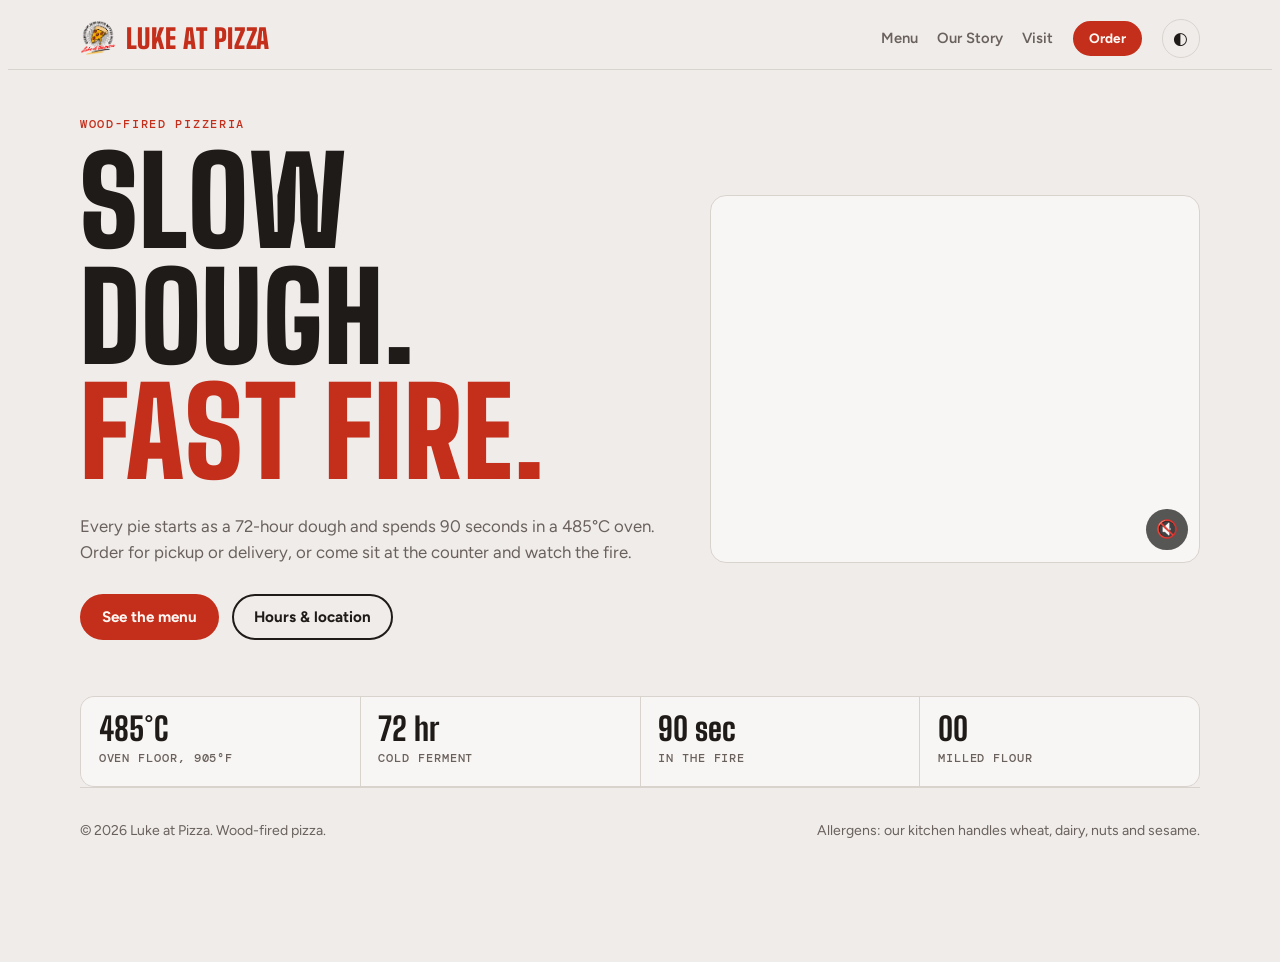
<file: index.html>
<!doctype html>
<html lang="en">
<head>
<meta charset="utf-8">
<meta name="viewport" content="width=device-width,initial-scale=1,viewport-fit=cover">
<title>Luke at Pizza</title>
<link rel="preconnect" href="https://fonts.googleapis.com">
<link rel="preconnect" href="https://fonts.gstatic.com" crossorigin>
<link rel="stylesheet" href="https://fonts.googleapis.com/css2?family=Big+Shoulders+Display:wght@700;800;900&family=Figtree:wght@400;500;600;700&family=DM+Mono:wght@400;500&display=swap">
<link rel="stylesheet" href="style.css">
<!-- PyScript -->
<link rel="stylesheet" href="https://pyscript.net/releases/2026.7.1/core.css">
<script type="module" src="https://pyscript.net/releases/2026.7.1/core.js"></script>
</head>
<body>
<header class="top">
  <div class="wrap">
    <a class="logo" href="index.html"><img src="logo.png" alt="Luke at pizza logo" onerror="this.style.display='none'"><span>Luke at <span>Pizza</span></span></a>
    <nav aria-label="Main">
      <a href="menu.html">Menu</a>
      <a href="our-story.html">Our Story</a>
      <a href="visit.html">Visit</a>
      <a class="btn small" href="order.html">Order</a>
      <button class="icon-btn" id="theme" type="button" aria-label="Switch colour theme" title="Switch colour theme">◐</button>
    </nav>
  </div>
</header>
<main id="top" class="wrap">
  <div class="hero">
    <div>
      <p class="eyebrow">Wood-fired pizzeria</p>
      <h1>Slow dough.<br><em>Fast fire.</em></h1>
      <p class="lead">Every pie starts as a 72-hour dough and spends 90 seconds in a 485°C oven. Order for pickup or delivery, or come sit at the counter and watch the fire.</p>
      <div class="cta">
        <a class="btn" href="menu.html">See the menu</a>
        <a class="btn ghost" href="visit.html">Hours &amp; location</a>
      </div>
    </div>
    <div class="hero-art">
      <div class="hero-video">
        <video id="heroVid" src="hero.mp4" autoplay muted loop playsinline aria-label="Forno Nove video"></video>
        <button id="mute" class="mute" type="button" aria-label="Unmute video">🔇</button>
      </div>
    </div>
  </div>
  <div class="specs">
    <div><b>485°C</b><span>Oven floor, 905°F</span></div>
    <div><b>72 hr</b><span>Cold ferment</span></div>
    <div><b>90 sec</b><span>In the fire</span></div>
    <div><b>00</b><span>Milled flour</span></div>
  </div>
</main>
<div class="wrap">
  <footer>
    <span>© 2026 Luke at Pizza. Wood-fired pizza.</span>
    <span>Allergens: our kitchen handles wheat, dairy, nuts and sesame.</span>
  </footer>
</div>

<div class="bar" id="bar" hidden>
  <div class="wrap">
    <b id="barText">0 items · $0</b>
    <a class="btn" href="order.html">Checkout</a>
  </div>
</div>
<script type="py" src="main.py"></script>
<script type="py">
vid = q("#heroVid")
mute_btn = q("#mute")


@when("click", "#mute")
def toggle_mute(event):
    vid.muted = not vid.muted
    mute_btn.textContent = "🔇" if vid.muted else "🔊"
    mute_btn.setAttribute("aria-label", "Unmute video" if vid.muted else "Mute video")
    if not vid.muted:
        vid.play()
</script>
</body>
</html>
</file>
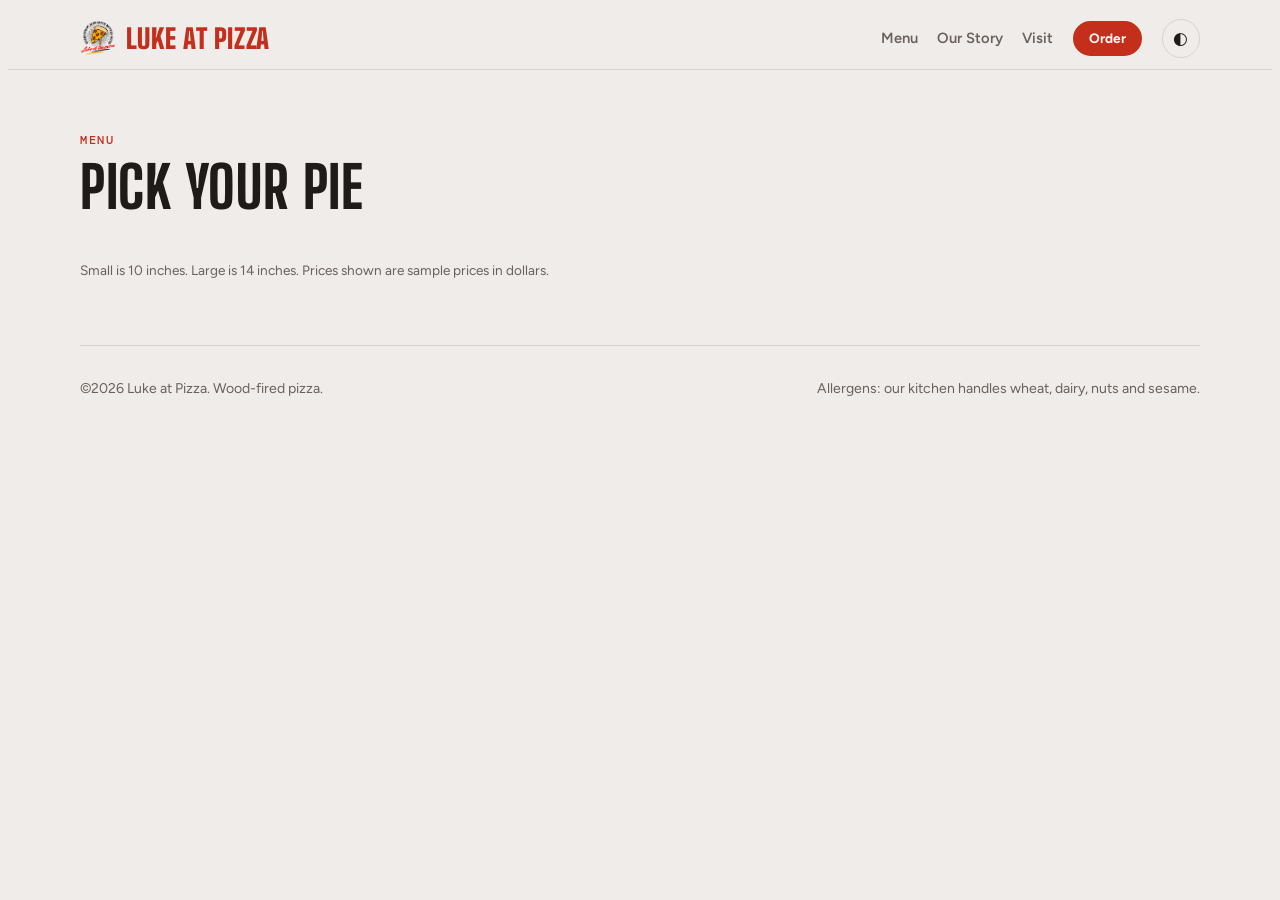
<file: menu.html>
<!doctype html>
<html lang="en">
<head>
<meta charset="utf-8">
<meta name="viewport" content="width=device-width,initial-scale=1,viewport-fit=cover">
<title>Menu · Luke at Pizza</title>
<link rel="preconnect" href="https://fonts.googleapis.com">
<link rel="preconnect" href="https://fonts.gstatic.com" crossorigin>
<link rel="stylesheet" href="https://fonts.googleapis.com/css2?family=Big+Shoulders+Display:wght@700;800;900&family=Figtree:wght@400;500;600;700&family=DM+Mono:wght@400;500&display=swap">
<link rel="stylesheet" href="style.css">
<!-- PyScript -->
<link rel="stylesheet" href="https://pyscript.net/releases/2026.7.1/core.css">
<script type="module" src="https://pyscript.net/releases/2026.7.1/core.js"></script>
</head>
<body>
<header class="top">
  <div class="wrap">
    <a class="logo" href="index.html"><img src="logo.png" alt="Luke at pizza logo" onerror="this.style.display='none'"><span>Luke at <span>Pizza</span></span></a>
    <nav aria-label="Main">
      <a href="menu.html">Menu</a>
      <a href="our-story.html">Our Story</a>
      <a href="visit.html">Visit</a>
      <a class="btn small" href="order.html">Order</a>
      <button class="icon-btn" id="theme" type="button" aria-label="Switch colour theme" title="Switch colour theme">◐</button>
    </nav>
  </div>
</header>
<main class="wrap">
  <section id="menu">
    <div class="menu-head">
      <div>
        <p class="eyebrow">Menu</p>
        <h2>Pick your pie</h2>
      </div>
      <div class="tabs" role="group" aria-label="Menu category" id="tabs"></div>
    </div>
    <div class="grid" id="menuGrid"></div>
    <p class="note">Small is 10 inches. Large is 14 inches. Prices shown are sample prices in dollars.</p>
  </section>
</main>
<div class="wrap">
  <footer>
    <span>©2026 Luke at Pizza. Wood-fired pizza.</span>
    <span>Allergens: our kitchen handles wheat, dairy, nuts and sesame.</span>
  </footer>
</div>

<div class="bar" id="bar" hidden>
  <div class="wrap">
    <b id="barText">0 items · $0</b>
    <a class="btn" href="order.html">Checkout</a>
  </div>
</div>
<script type="py" src="main.py"></script>
<script type="py">
CATS = ["All", "Classics", "Bianche", "Vegetarian", "Sides & drinks"]
LABEL = {"veg": "Vegetarian", "hot": "Spicy", "vegan": "Vegan"}
state = {"cat": "All"}


def render_tabs():
    q("#tabs").innerHTML = "".join(
        '<button type="button" class="tab" data-cat="%s" aria-pressed="%s">%s</button>'
        % (c, str(c == state["cat"]).lower(), c.replace("&", "&amp;")) for c in CATS)


def render_menu():
    out = []
    for m in MENU:
        if state["cat"] != "All" and m["cat"] != state["cat"]:
            continue
        tags = "".join('<span class="tag %s">%s</span>' % ("veg" if t == "vegan" else t, LABEL[t]) for t in m["tags"])
        if len(m["p"]) > 1:
            seg = '<div class="seg" role="radiogroup" aria-label="Size for %s">' % m["name"]
            for i, s in enumerate(SIZES):
                seg += ('<label><input type="radio" name="sz-%s" id="sz-%s-%d" value="%d" data-size-for="%s"%s><span>%s</span></label>'
                        % (m["id"], m["id"], i, i, m["id"], " checked" if i == 0 else "", s.replace('"', "&quot;")))
            seg += "</div>"
        else:
            seg = '<span class="tag">One size</span>'
        out.append(
            '<article class="item"><div>%s</div><div class="body"><h3>%s</h3><p>%s</p><div class="tags">%s</div></div>'
            '<div class="buy">%s<span class="price" id="pr-%s">%s</span><button type="button" class="btn add" data-add="%s">Add</button></div></article>'
            % (pizzaSVG(m["art"], MENU.index(m) + 1, 84), m["name"], m["desc"], tags, seg, m["id"], money(m["p"][0]), m["id"]))
    q("#menuGrid").innerHTML = "".join(out)


@when("click", "#tabs")
def on_tab(event):
    b = event.target.closest("[data-cat]")
    if not b:
        return
    state["cat"] = b.getAttribute("data-cat")
    render_tabs()
    render_menu()


@when("change", "#menuGrid")
def on_size(event):
    i = event.target.getAttribute("data-size-for")
    if not i:
        return
    q("#pr-" + i).textContent = money(BY_ID[i]["p"][int(event.target.value)])


@when("click", "#menuGrid")
def on_add(event):
    b = event.target.closest("[data-add]")
    if not b:
        return
    i = b.getAttribute("data-add")
    size = 0
    if len(BY_ID[i]["p"]) > 1:
        chk = document.querySelector('input[name="sz-%s"]:checked' % i)
        size = int(chk.value) if chk else 0
    key = "%s:%d" % (i, size)
    cart[key] = cart.get(key, 0) + 1
    save_cart()
    render_bar()
    b.textContent = "Added ✓"
    window.setTimeout(create_proxy(lambda: setattr(b, "textContent", "Add")), 900)


render_tabs()
render_menu()
</script>
</body>
</html>
</file>
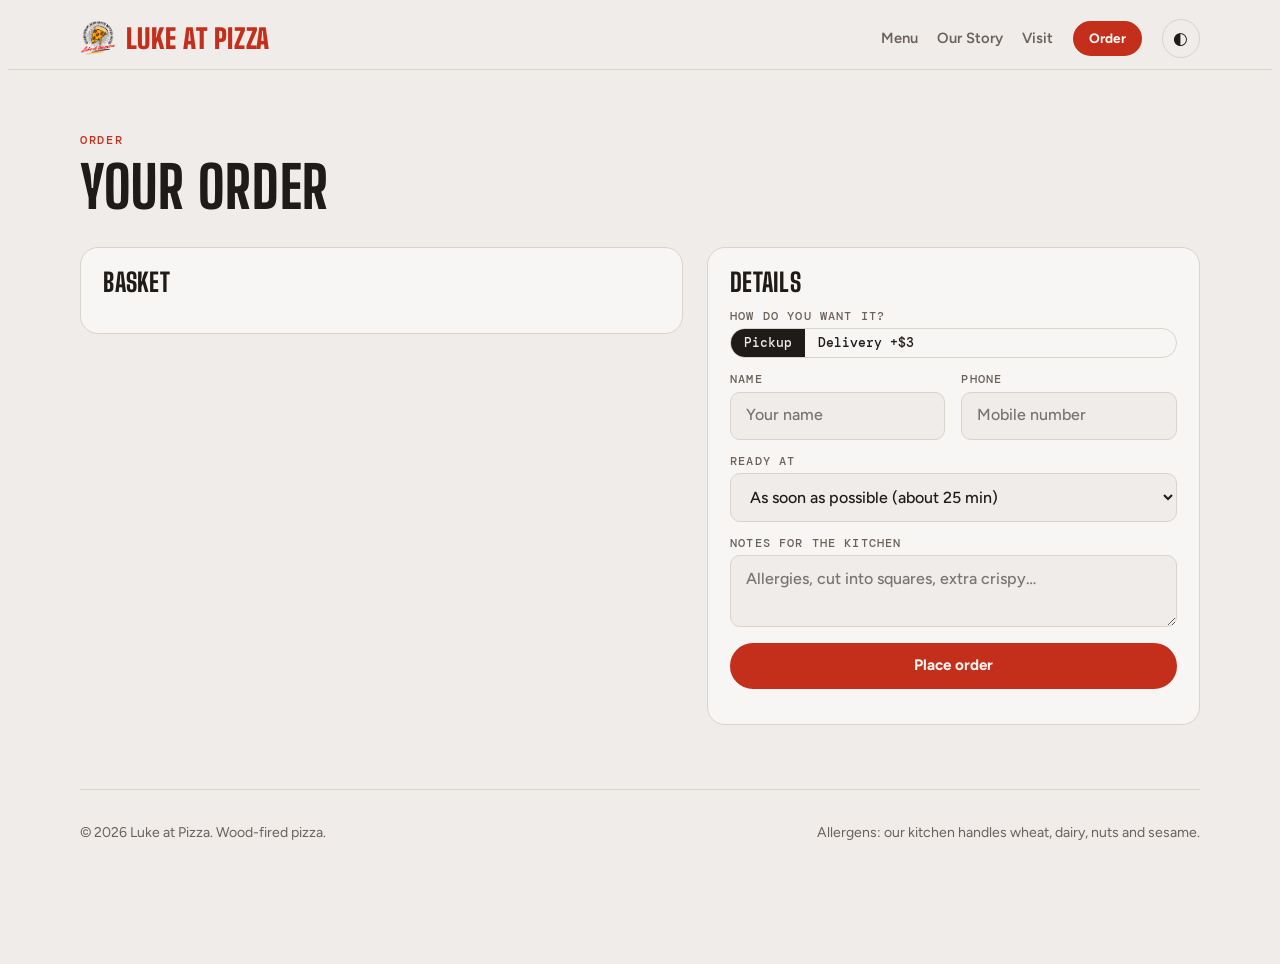
<file: order.html>
<!doctype html>
<html lang="en">
<head>
<meta charset="utf-8">
<meta name="viewport" content="width=device-width,initial-scale=1,viewport-fit=cover">
<title>Order · Luke at Pizza</title>
<link rel="preconnect" href="https://fonts.googleapis.com">
<link rel="preconnect" href="https://fonts.gstatic.com" crossorigin>
<link rel="stylesheet" href="https://fonts.googleapis.com/css2?family=Big+Shoulders+Display:wght@700;800;900&family=Figtree:wght@400;500;600;700&family=DM+Mono:wght@400;500&display=swap">
<link rel="stylesheet" href="style.css">
<!-- PyScript -->
<link rel="stylesheet" href="https://pyscript.net/releases/2026.7.1/core.css">
<script type="module" src="https://pyscript.net/releases/2026.7.1/core.js"></script>
</head>
<body>
<header class="top">
  <div class="wrap">
    <a class="logo" href="index.html"><img src="logo.png" alt="Luke at pizza logo" onerror="this.style.display='none'"><span>Luke at <span>Pizza</span></span></a>
    <nav aria-label="Main">
      <a href="menu.html">Menu</a>
      <a href="our-story.html">Our Story</a>
      <a href="visit.html">Visit</a>
      <a class="btn small" href="order.html">Order</a>
      <button class="icon-btn" id="theme" type="button" aria-label="Switch colour theme" title="Switch colour theme">◐</button>
    </nav>
  </div>
</header>
<main class="wrap">
  <section id="order">
    <p class="eyebrow">Order</p>
    <h2>Your order</h2>
    <div class="order">
      <div class="panel" aria-live="polite">
        <h3>Basket</h3>
        <div id="lines"></div>
        <div class="sum" id="sum"></div>
      </div>
      <div class="panel">
        <h3>Details</h3>
        <form id="orderForm" novalidate>
          <div class="f">
            <span class="legend" id="modeLegend">How do you want it?</span>
            <div class="seg" role="radiogroup" aria-labelledby="modeLegend">
              <label><input type="radio" name="mode" id="modePickup" value="pickup" checked><span>Pickup</span></label>
              <label><input type="radio" name="mode" id="modeDelivery" value="delivery"><span>Delivery +$3</span></label>
            </div>
          </div>
          <div class="two">
            <div class="f"><label class="l" for="name">Name</label><input type="text" id="name" autocomplete="name" placeholder="Your name"></div>
            <div class="f"><label class="l" for="phone">Phone</label><input type="tel" id="phone" autocomplete="tel" placeholder="Mobile number"></div>
          </div>
          <div class="f" id="addrRow" hidden><label class="l" for="addr">Delivery address</label><input type="text" id="addr" autocomplete="street-address" placeholder="Street, unit, landmark"></div>
          <div class="f"><label class="l" for="when">Ready at</label>
            <select id="when"><option>As soon as possible (about 25 min)</option><option>In 45 minutes</option><option>In 1 hour</option><option>In 90 minutes</option></select>
          </div>
          <div class="f"><label class="l" for="notes">Notes for the kitchen</label><textarea id="notes" placeholder="Allergies, cut into squares, extra crispy…"></textarea></div>
          <button class="btn" type="submit" style="width:100%">Place order</button>
          <p class="note" id="formErr" role="alert"></p>
        </form>
        <div class="confirm" id="confirm" hidden><b>Demo mode.</b> <span id="confirmText"></span></div>
      </div>
    </div>
  </section>
</main>
<div class="wrap">
  <footer>
    <span>© 2026 Luke at Pizza. Wood-fired pizza.</span>
    <span>Allergens: our kitchen handles wheat, dairy, nuts and sesame.</span>
  </footer>
</div>

<div class="bar" id="bar" hidden>
  <div class="wrap">
    <b id="barText">0 items · $0</b>
    <a class="btn" href="order.html">Checkout</a>
  </div>
</div>
<script type="py" src="main.py"></script>
<script type="py">
def render_cart():
    t = totals()
    if t["n"] == 0:
        q("#lines").innerHTML = '<p class="empty">Your basket is empty. Add something from the menu.</p>'
        q("#sum").innerHTML = ""
    else:
        rows = []
        for l in t["lines"]:
            m = l["m"]
            small = "<small>%s</small>" % SIZES[l["s"]].replace('"', "&quot;") if len(m["p"]) > 1 else ""
            rows.append(
                '<div class="line"><div class="nm">%s%s</div><div class="amt">%s</div>'
                '<div class="qty"><button type="button" data-dec="%s" aria-label="Remove one %s">−</button><output>%d</output>'
                '<button type="button" data-inc="%s" aria-label="Add one %s">+</button></div><span></span></div>'
                % (m["name"], small, money(l["unit"] * l["q"]), l["key"], m["name"], l["q"], l["key"], m["name"]))
        q("#lines").innerHTML = "".join(rows)
        s = '<div><span>Subtotal</span><span>%s</span></div>' % money(t["sub"])
        if t["dl"]:
            s += '<div><span>Delivery</span><span>%s</span></div>' % money(t["dl"])
        s += '<div class="total"><span>Total</span><span>%s</span></div>' % money(t["total"])
        q("#sum").innerHTML = s
    render_bar()


@when("click", "#lines")
def on_qty(event):
    inc = event.target.closest("[data-inc]")
    dec = event.target.closest("[data-dec]")
    if inc:
        cart[inc.getAttribute("data-inc")] += 1
    elif dec:
        k = dec.getAttribute("data-dec")
        cart[k] -= 1
        if cart[k] <= 0:
            del cart[k]
    else:
        return
    save_cart()
    render_cart()


@when("change", "#modePickup, #modeDelivery")
def sync_mode(event):
    d = is_delivery()
    q("#addrRow").hidden = not d
    q("#when").previousElementSibling.textContent = "Deliver at" if d else "Ready at"
    render_cart()


@when("submit", "#orderForm")
def place_order(event):
    event.preventDefault()
    t = totals()
    err = q("#formErr")
    name = q("#name").value.strip()
    phone = q("#phone").value.strip()
    err.textContent = ""
    q("#confirm").hidden = True
    if t["n"] == 0:
        err.textContent = "Add at least one item to your basket first."
        return
    if not name or not phone:
        err.textContent = "Enter your name and phone number so we can reach you."
        return
    if is_delivery() and not q("#addr").value.strip():
        err.textContent = "Enter a delivery address."
        return
    kind = "delivery" if is_delivery() else "pickup"
    q("#confirmText").textContent = (
        "Thanks, %s. This is a preview of your %s order for %s (%d %s). "
        "No order was sent because this site is not connected to a kitchen yet."
        % (name, kind, money(t["total"]), t["n"], "item" if t["n"] == 1 else "items"))
    q("#confirm").hidden = False


render_cart()
</script>
</body>
</html>
</file>
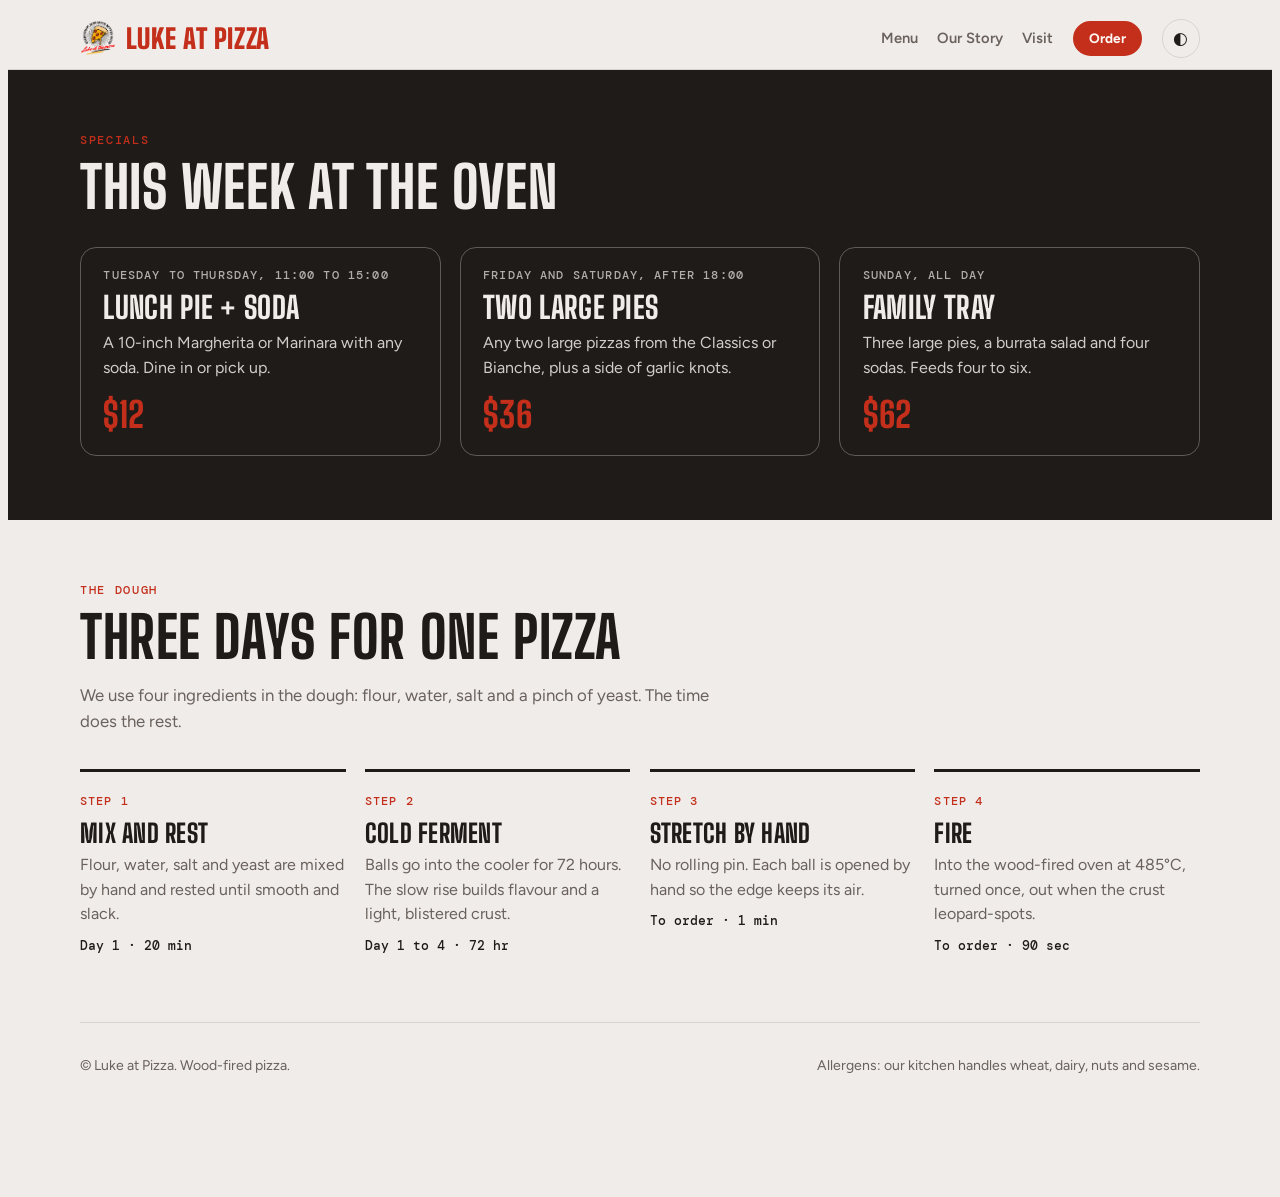
<file: our-story.html>
<!doctype html>
<html lang="en">
<head>
<meta charset="utf-8">
<meta name="viewport" content="width=device-width,initial-scale=1,viewport-fit=cover">
<title>Our Story · Luke at Pizza</title>
<link rel="preconnect" href="https://fonts.googleapis.com">
<link rel="preconnect" href="https://fonts.gstatic.com" crossorigin>
<link rel="stylesheet" href="https://fonts.googleapis.com/css2?family=Big+Shoulders+Display:wght@700;800;900&family=Figtree:wght@400;500;600;700&family=DM+Mono:wght@400;500&display=swap">
<link rel="stylesheet" href="style.css">
<!-- PyScript -->
<link rel="stylesheet" href="https://pyscript.net/releases/2026.7.1/core.css">
<script type="module" src="https://pyscript.net/releases/2026.7.1/core.js"></script>
</head>
<body>
<header class="top">
  <div class="wrap">
    <a class="logo" href="index.html"><img src="logo.png" alt="Luke at pizza logo" onerror="this.style.display='none'"><span>Luke at <span>Pizza</span></span></a>
    <nav aria-label="Main">
      <a href="menu.html">Menu</a>
      <a href="our-story.html">Our Story</a>
      <a href="visit.html">Visit</a>
      <a class="btn small" href="order.html">Order</a>
      <button class="icon-btn" id="theme" type="button" aria-label="Switch colour theme" title="Switch colour theme">◐</button>
    </nav>
  </div>
</header>
<div class="band">
  <div class="wrap">
    <section id="specials">
      <p class="eyebrow">Specials</p>
      <h2>This week at the oven</h2>
      <div class="specials">
        <div class="special">
          <div class="when">Tuesday to Thursday, 11:00 to 15:00</div>
          <h3>Lunch pie + soda</h3>
          <p>A 10-inch Margherita or Marinara with any soda. Dine in or pick up.</p>
          <b>$12</b>
        </div>
        <div class="special">
          <div class="when">Friday and Saturday, after 18:00</div>
          <h3>Two large pies</h3>
          <p>Any two large pizzas from the Classics or Bianche, plus a side of garlic knots.</p>
          <b>$36</b>
        </div>
        <div class="special">
          <div class="when">Sunday, all day</div>
          <h3>Family tray</h3>
          <p>Three large pies, a burrata salad and four sodas. Feeds four to six.</p>
          <b>$62</b>
        </div>
      </div>
    </section>
  </div>
</div>
<div class="wrap">
  <section id="dough">
    <p class="eyebrow">The dough</p>
    <h2>Three days for one pizza</h2>
    <p class="lead">We use four ingredients in the dough: flour, water, salt and a pinch of yeast. The time does the rest.</p>
    <ol class="steps">
      <li><h3>Mix and rest</h3><p>Flour, water, salt and yeast are mixed by hand and rested until smooth and slack.</p><span class="time">Day 1 · 20 min</span></li>
      <li><h3>Cold ferment</h3><p>Balls go into the cooler for 72 hours. The slow rise builds flavour and a light, blistered crust.</p><span class="time">Day 1 to 4 · 72 hr</span></li>
      <li><h3>Stretch by hand</h3><p>No rolling pin. Each ball is opened by hand so the edge keeps its air.</p><span class="time">To order · 1 min</span></li>
      <li><h3>Fire</h3><p>Into the wood-fired oven at 485°C, turned once, out when the crust leopard-spots.</p><span class="time">To order · 90 sec</span></li>
    </ol>
  </section>
</div>
<div class="wrap">
  <footer>
    <span>© Luke at Pizza. Wood-fired pizza.</span>
    <span>Allergens: our kitchen handles wheat, dairy, nuts and sesame.</span>
  </footer>
</div>

<div class="bar" id="bar" hidden>
  <div class="wrap">
    <b id="barText">0 items · $0</b>
    <a class="btn" href="order.html">Checkout</a>
  </div>
</div>
<script type="py" src="main.py"></script>
</body>
</html>
</file>
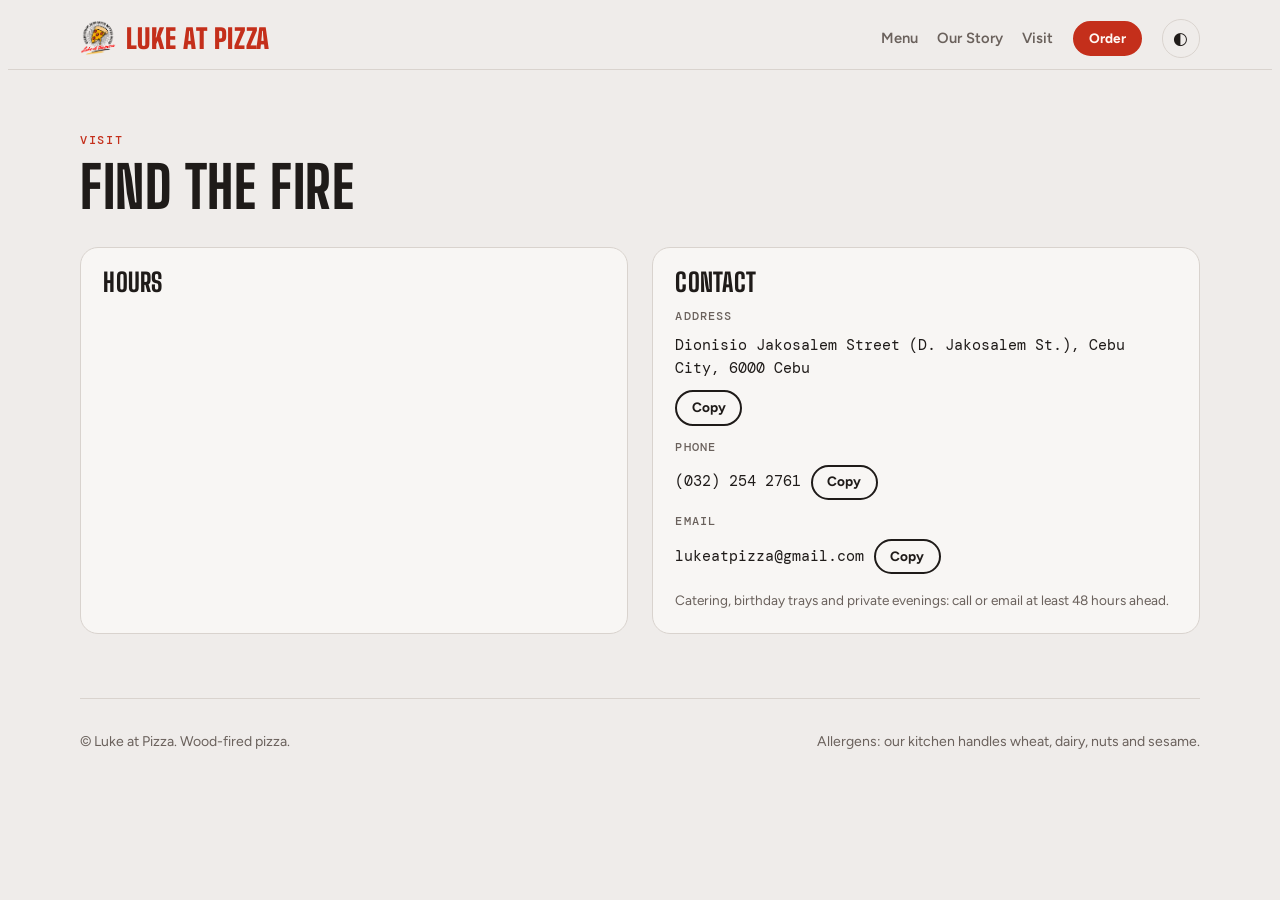
<file: visit.html>
<!doctype html>
<html lang="en">
<head>
<meta charset="utf-8">
<meta name="viewport" content="width=device-width,initial-scale=1,viewport-fit=cover">
<title>Visit · Luke at Pizza</title>
<link rel="preconnect" href="https://fonts.googleapis.com">
<link rel="preconnect" href="https://fonts.gstatic.com" crossorigin>
<link rel="stylesheet" href="https://fonts.googleapis.com/css2?family=Big+Shoulders+Display:wght@700;800;900&family=Figtree:wght@400;500;600;700&family=DM+Mono:wght@400;500&display=swap">
<link rel="stylesheet" href="style.css">
<!-- PyScript -->
<link rel="stylesheet" href="https://pyscript.net/releases/2026.7.1/core.css">
<script type="module" src="https://pyscript.net/releases/2026.7.1/core.js"></script>
</head>
<body>
<header class="top">
  <div class="wrap">
    <a class="logo" href="index.html"><img src="logo.png" alt="Luke at pizza logo" onerror="this.style.display='none'"><span>Luke at <span>Pizza</span></span></a>
    <nav aria-label="Main">
      <a href="menu.html">Menu</a>
      <a href="our-story.html">Our Story</a>
      <a href="visit.html">Visit</a>
      <a class="btn small" href="order.html">Order</a>
      <button class="icon-btn" id="theme" type="button" aria-label="Switch colour theme" title="Switch colour theme">◐</button>
    </nav>
  </div>
</header>
<main class="wrap">
  <section id="visit">
    <p class="eyebrow">Visit</p>
    <h2>Find the fire</h2>
    <div class="visit">
      <div class="panel">
        <h3>Hours</h3>
        <table class="hours" id="hours"></table>
      </div>
      <div class="panel">
        <h3>Contact</h3>
        <p class="legend">Address</p>
        <div class="copy-row"><span class="mono" id="addrText">Dionisio Jakosalem Street (D. Jakosalem St.), Cebu City, 6000 Cebu</span><button class="btn ghost small" type="button" data-copy="addrText">Copy</button></div>
        <p class="legend">Phone</p>
        <div class="copy-row"><span class="mono" id="phoneText">(032) 254 2761</span><button class="btn ghost small" type="button" data-copy="phoneText">Copy</button></div>
        <p class="legend">Email</p>
        <div class="copy-row"><span class="mono" id="mailText">lukeatpizza@gmail.com</span><button class="btn ghost small" type="button" data-copy="mailText">Copy</button></div>
        <p class="note">Catering, birthday trays and private evenings: call or email at least 48 hours ahead.</p>
      </div>
    </div>
  </section>
</main>
<div class="wrap">
  <footer>
    <span>© Luke at Pizza. Wood-fired pizza.</span>
    <span>Allergens: our kitchen handles wheat, dairy, nuts and sesame.</span>
  </footer>
</div>

<div class="bar" id="bar" hidden>
  <div class="wrap">
    <b id="barText">0 items · $0</b>
    <a class="btn" href="order.html">Checkout</a>
  </div>
</div>
<script type="py" src="main.py"></script>
<script type="py">
HOURS = [("Monday", "Closed"), ("Tuesday", "11:00 – 21:00"), ("Wednesday", "11:00 – 21:00"),
         ("Thursday", "11:00 – 21:00"), ("Friday", "11:00 – 23:00"), ("Saturday", "11:00 – 23:00"),
         ("Sunday", "12:00 – 21:00")]
today = (int(window.Date.new().getDay()) + 6) % 7
q("#hours").innerHTML = "".join(
    "<tr%s><td>%s</td><td>%s</td></tr>" % (' class="today"' if i == today else "", d, h)
    for i, (d, h) in enumerate(HOURS))


@when("click", "[data-copy]")
def copy_text(event):
    b = event.target.closest("[data-copy]")
    txt = document.getElementById(b.getAttribute("data-copy")).textContent
    try:
        window.navigator.clipboard.writeText(txt)
        b.textContent = "Copied"
    except Exception:
        b.textContent = "Select text"
    window.setTimeout(create_proxy(lambda: setattr(b, "textContent", "Copy")), 1200)
</script>
</body>
</html>
</file>
<file: style.css>
:root {
  --bg: #efecea;
  --surface: #f8f6f4;
  --fg: #1f1b19;
  --muted: #6a615c;
  --line: #d9d3ce;
  --accent: #c42f1b;       /* San Marzano red */
  --accent-fg: #fff7f3;
  --leaf: #2d5a38;         /* basil */
  --crust: #d8a45e;
  --sauce: #c9341f;
  --cheese: #f3e3b3;
  --font-display: "Big Shoulders Display", "Arial Narrow", Impact, sans-serif;
  --font-body: "Figtree", system-ui, -apple-system, "Segoe UI", sans-serif;
  --font-mono: "DM Mono", ui-monospace, Menlo, Consolas, monospace;
}
@media (prefers-color-scheme: dark) {
  :root:not([data-theme="light"]) {
    --bg: #161312; --surface: #211c1a; --fg: #efe8e2; --muted: #a79c94; --line: #3a322e;
    --accent: #ef5a40; --accent-fg: #1a0d09; --leaf: #7fbf8d;
    --crust: #c4903f; --sauce: #d9402a; --cheese: #e8d49a;
    color-scheme: dark;
  }
}
:root[data-theme="dark"] {
  --bg: #161312; --surface: #211c1a; --fg: #efe8e2; --muted: #a79c94; --line: #3a322e;
  --accent: #ef5a40; --accent-fg: #1a0d09; --leaf: #7fbf8d;
  --crust: #c4903f; --sauce: #d9402a; --cheese: #e8d49a;
  color-scheme: dark;
}
* { box-sizing: border-box; }
html { scroll-behavior: smooth; scroll-padding-top: 4.5rem; }
body {
  background: var(--bg); color: var(--fg);
  font: 400 16px/1.55 var(--font-body);
  padding-inline: 16px; padding-block: 0 5rem;
  -webkit-text-size-adjust: 100%;
}
@media (prefers-reduced-motion: reduce) { html { scroll-behavior: auto; } * { transition: none !important; animation: none !important; } }
a { color: inherit; }
:focus-visible { outline: 3px solid var(--accent); outline-offset: 2px; border-radius: 4px; }
.wrap { max-width: 1120px; margin-inline: auto; }
h1, h2, h3 { font-family: var(--font-display); text-transform: uppercase; line-height: .95; letter-spacing: .01em; margin: 0; text-wrap: balance; }
h2 { font-size: clamp(2.2rem, 6vw, 3.6rem); font-weight: 800; }
h3 { font-size: 1.6rem; font-weight: 800; }
.eyebrow { font: 500 .75rem/1 var(--font-mono); letter-spacing: .14em; text-transform: uppercase; color: var(--accent); margin: 0 0 .9rem; }
section { padding-block: 4rem; }
.lead { max-width: 60ch; color: var(--muted); font-size: 1.05rem; }

/* header */
.top {
  position: sticky; top: env(safe-area-inset-top, 0px); z-index: 20;
  margin-inline: -16px; padding: .7rem 16px;
  background: color-mix(in srgb, var(--bg) 92%, transparent);
  backdrop-filter: blur(8px); border-bottom: 1px solid var(--line);
}
.top .wrap { display: flex; align-items: center; gap: 1rem; justify-content: space-between; }
.logo { font: 900 1.7rem/1 var(--font-display); text-transform: uppercase; text-decoration: none; letter-spacing: .02em; white-space: nowrap; }
.logo span { color: var(--accent); }
nav { display: flex; gap: 1.2rem; align-items: center; flex-wrap: wrap; }
nav a { text-decoration: none; font-weight: 600; font-size: .92rem; color: var(--muted); }
nav a:hover { color: var(--fg); }
.btn {
  display: inline-flex; align-items: center; justify-content: center; gap: .5rem;
  font: 700 .95rem/1 var(--font-body); padding: .85rem 1.25rem; border-radius: 999px;
  border: 2px solid var(--accent); background: var(--accent); color: var(--accent-fg);
  cursor: pointer; text-decoration: none; transition: transform .15s ease;
}
.btn:hover { transform: translateY(-1px); }
.btn.ghost { background: transparent; color: var(--fg); border-color: var(--fg); }
.icon-btn { width: 2.4rem; height: 2.4rem; padding: 0; border-radius: 50%; background: transparent; color: var(--fg); border: 1.5px solid var(--line); cursor: pointer; font-size: 1.05rem; }
@media (max-width: 720px) { nav .hide-sm { display: none; } }

/* hero */
.hero { display: grid; grid-template-columns: 1.1fr .9fr; gap: 2rem; align-items: center; padding-block: 3rem 2rem; }
.hero h1 { font-size: clamp(3.4rem, 11vw, 7.6rem); font-weight: 900; }
.hero h1 em { font-style: normal; color: var(--accent); }
.hero p.lead { margin: 1.4rem 0 1.8rem; }
.hero .cta { display: flex; gap: .8rem; flex-wrap: wrap; }
.hero-art { min-width: 0; }
.hero-art svg { width: 100%; height: auto; max-width: 440px; display: block; margin-inline: auto; }
@media (max-width: 800px) { .hero { grid-template-columns: 1fr; } .hero-art { order: -1; } .hero-art svg { max-width: 280px; } }
.specs { display: grid; grid-template-columns: repeat(auto-fit, minmax(min(100%, 150px), 1fr)); gap: 1px; background: var(--line); border: 1px solid var(--line); border-radius: 14px; overflow: hidden; margin-top: 1.5rem; }
.specs div { background: var(--surface); padding: 1rem 1.1rem; }
.specs b { display: block; font: 800 2rem/1 var(--font-display); }
.specs span { font: 500 .72rem/1.3 var(--font-mono); text-transform: uppercase; letter-spacing: .08em; color: var(--muted); }

/* menu */
.menu-head { display: flex; flex-wrap: wrap; justify-content: space-between; align-items: end; gap: 1.2rem; margin-bottom: 2rem; }
.tabs { display: flex; gap: .5rem; flex-wrap: wrap; }
.tab { font: 600 .9rem/1 var(--font-body); padding: .7rem 1rem; border-radius: 999px; border: 1.5px solid var(--line); background: transparent; color: var(--fg); cursor: pointer; }
.tab[aria-pressed="true"] { background: var(--fg); color: var(--bg); border-color: var(--fg); }
.grid { display: grid; grid-template-columns: repeat(auto-fill, minmax(min(100%, 320px), 1fr)); gap: 1rem; }
.item { background: var(--surface); border: 1px solid var(--line); border-radius: 16px; padding: 1.1rem; display: grid; grid-template-columns: 84px 1fr; gap: 1rem; align-content: start; min-width: 0; }
.item svg { width: 84px; height: 84px; }
.item .body { min-width: 0; }
.item h3 { font-size: 1.55rem; }
.item p { margin: .35rem 0 0; color: var(--muted); font-size: .92rem; }
.tags { display: flex; gap: .4rem; margin-top: .55rem; flex-wrap: wrap; }
.tag { font: 500 .66rem/1 var(--font-mono); letter-spacing: .08em; text-transform: uppercase; padding: .3rem .5rem; border-radius: 4px; border: 1px solid var(--line); color: var(--muted); }
.tag.veg { color: var(--leaf); border-color: var(--leaf); }
.tag.hot { color: var(--accent); border-color: var(--accent); }
.buy { grid-column: 1 / -1; display: flex; align-items: center; justify-content: space-between; gap: .8rem; flex-wrap: wrap; border-top: 1px dashed var(--line); padding-top: .9rem; }
.seg { display: inline-flex; border: 1.5px solid var(--line); border-radius: 999px; overflow: hidden; }
.seg label { cursor: pointer; }
.seg input { position: absolute; opacity: 0; pointer-events: none; }
.seg span { display: block; padding: .5rem .8rem; font: 500 .8rem/1 var(--font-mono); }
.seg input:checked + span { background: var(--fg); color: var(--bg); }
.seg input:focus-visible + span { outline: 3px solid var(--accent); outline-offset: -3px; }
.price { font: 800 1.5rem/1 var(--font-display); min-width: 3.2rem; text-align: right; font-variant-numeric: tabular-nums; }
.add { padding: .65rem 1rem; font-size: .85rem; }

/* specials */
.band { background: var(--fg); color: var(--bg); margin-inline: -16px; padding-inline: 16px; }
.band .eyebrow { color: var(--accent); }
.specials { display: grid; grid-template-columns: repeat(auto-fit, minmax(min(100%, 260px), 1fr)); gap: 1.2rem; margin-top: 2rem; }
.special { border: 1.5px solid color-mix(in srgb, var(--bg) 30%, transparent); border-radius: 16px; padding: 1.4rem; min-width: 0; }
.special h3 { font-size: 1.9rem; }
.special .when { font: 500 .72rem/1 var(--font-mono); letter-spacing: .1em; text-transform: uppercase; opacity: .7; margin-bottom: .7rem; }
.special p { margin: .6rem 0 0; opacity: .85; }
.special b { font: 800 2.2rem/1 var(--font-display); display: block; margin-top: 1rem; color: var(--accent); }

/* process */
.steps { list-style: none; margin: 2.2rem 0 0; padding: 0; display: grid; grid-template-columns: repeat(auto-fit, minmax(min(100%, 230px), 1fr)); gap: 1.2rem; counter-reset: s; }
.steps li { counter-increment: s; border-top: 3px solid var(--fg); padding-top: 1rem; min-width: 0; }
.steps li::before { content: "Step " counter(s); font: 500 .72rem/1 var(--font-mono); letter-spacing: .1em; text-transform: uppercase; color: var(--accent); }
.steps h3 { margin: .5rem 0; }
.steps p { margin: 0; color: var(--muted); }
.time { font: 500 .8rem/1 var(--font-mono); color: var(--fg); margin-top: .8rem; display: inline-block; }

/* order */
.order { display: grid; grid-template-columns: 1.1fr .9fr; gap: 1.5rem; margin-top: 2rem; align-items: start; }
@media (max-width: 860px) { .order { grid-template-columns: 1fr; } }
.panel { background: var(--surface); border: 1px solid var(--line); border-radius: 18px; padding: 1.4rem; min-width: 0; }
.panel h3 { margin-bottom: 1rem; }
.empty { color: var(--muted); padding: 1rem 0; }
.line { display: grid; grid-template-columns: 1fr auto; gap: .3rem 1rem; padding: .85rem 0; border-bottom: 1px solid var(--line); align-items: center; }
.line .nm { font-weight: 600; min-width: 0; overflow-wrap: anywhere; }
.line .nm small { display: block; font: 500 .72rem/1.4 var(--font-mono); color: var(--muted); text-transform: uppercase; letter-spacing: .06em; }
.line .amt { font-variant-numeric: tabular-nums; font-weight: 600; text-align: right; }
.qty { display: inline-flex; align-items: center; gap: .5rem; }
.qty button { width: 1.9rem; height: 1.9rem; border-radius: 50%; border: 1.5px solid var(--line); background: transparent; color: var(--fg); cursor: pointer; font-size: 1.1rem; line-height: 1; }
.qty output { min-width: 1.2rem; text-align: center; font-variant-numeric: tabular-nums; }
.sum { display: grid; gap: .45rem; margin-top: 1rem; font-variant-numeric: tabular-nums; }
.sum div { display: flex; justify-content: space-between; color: var(--muted); }
.sum .total { color: var(--fg); font: 800 1.8rem/1 var(--font-display); text-transform: uppercase; padding-top: .6rem; border-top: 2px solid var(--fg); margin-top: .3rem; }
form .f { display: grid; gap: .35rem; margin-bottom: 1rem; }
label.l, .legend { font: 500 .72rem/1 var(--font-mono); letter-spacing: .1em; text-transform: uppercase; color: var(--muted); }
input[type=text], input[type=tel], select, textarea {
  width: 100%; font: 500 1rem/1.3 var(--font-body); padding: .8rem .9rem; border-radius: 10px;
  border: 1.5px solid var(--line); background: var(--bg); color: var(--fg);
}
textarea { min-height: 4.5rem; resize: vertical; }
.two { display: grid; grid-template-columns: 1fr 1fr; gap: 1rem; }
@media (max-width: 480px) { .two { grid-template-columns: 1fr; } }
.note { font-size: .85rem; color: var(--muted); margin: .8rem 0 0; }
.confirm { border: 2px solid var(--leaf); border-radius: 14px; padding: 1rem 1.1rem; margin-top: 1rem; }
.confirm b { color: var(--leaf); }

/* visit */
.visit { display: grid; grid-template-columns: repeat(auto-fit, minmax(min(100%, 300px), 1fr)); gap: 1.5rem; margin-top: 2rem; }
.hours { width: 100%; border-collapse: collapse; font-variant-numeric: tabular-nums; }
.hours td { padding: .6rem 0; border-bottom: 1px solid var(--line); }
.hours td:last-child { text-align: right; font-family: var(--font-mono); font-size: .9rem; }
.hours tr.today td { color: var(--accent); font-weight: 700; }
.copy-row { display: flex; gap: .6rem; align-items: center; flex-wrap: wrap; margin: .5rem 0 1rem; }
.mono { font-family: var(--font-mono); font-size: .95rem; user-select: all; }
.small { font-size: .85rem; padding: .55rem .9rem; }
footer { border-top: 1px solid var(--line); padding-block: 2rem; color: var(--muted); font-size: .88rem; display: flex; justify-content: space-between; gap: 1rem; flex-wrap: wrap; }

/* order bar */
.bar { position: fixed; left: 0; right: 0; bottom: 0; z-index: 30; padding: .8rem 16px calc(.8rem + env(safe-area-inset-bottom, 0px)); background: var(--fg); color: var(--bg); }
.bar .wrap { display: flex; justify-content: space-between; align-items: center; gap: 1rem; }
.bar b { font: 800 1.3rem/1 var(--font-display); text-transform: uppercase; }
.bar .btn { background: var(--accent); border-color: var(--accent); color: var(--accent-fg); }

/* added for the multi-page version */
[hidden] { display: none !important; }
.logo { display: inline-flex; align-items: center; gap: .6rem; }
.logo img { height: 36px; width: auto; display: block; }
.hero-video { position: relative; aspect-ratio: 4 / 3; width: 100%; max-width: 520px; margin-inline: auto; border-radius: 16px; overflow: hidden; background: var(--surface); border: 1px solid var(--line); }
.hero-video video { width: 100%; height: 100%; object-fit: cover; display: block; }
.mute { position: absolute; right: .7rem; bottom: .7rem; width: 2.6rem; height: 2.6rem; border-radius: 50%; border: 0; background: rgba(0,0,0,.65); color: #fff; font-size: 1.1rem; cursor: pointer; }
</file>
